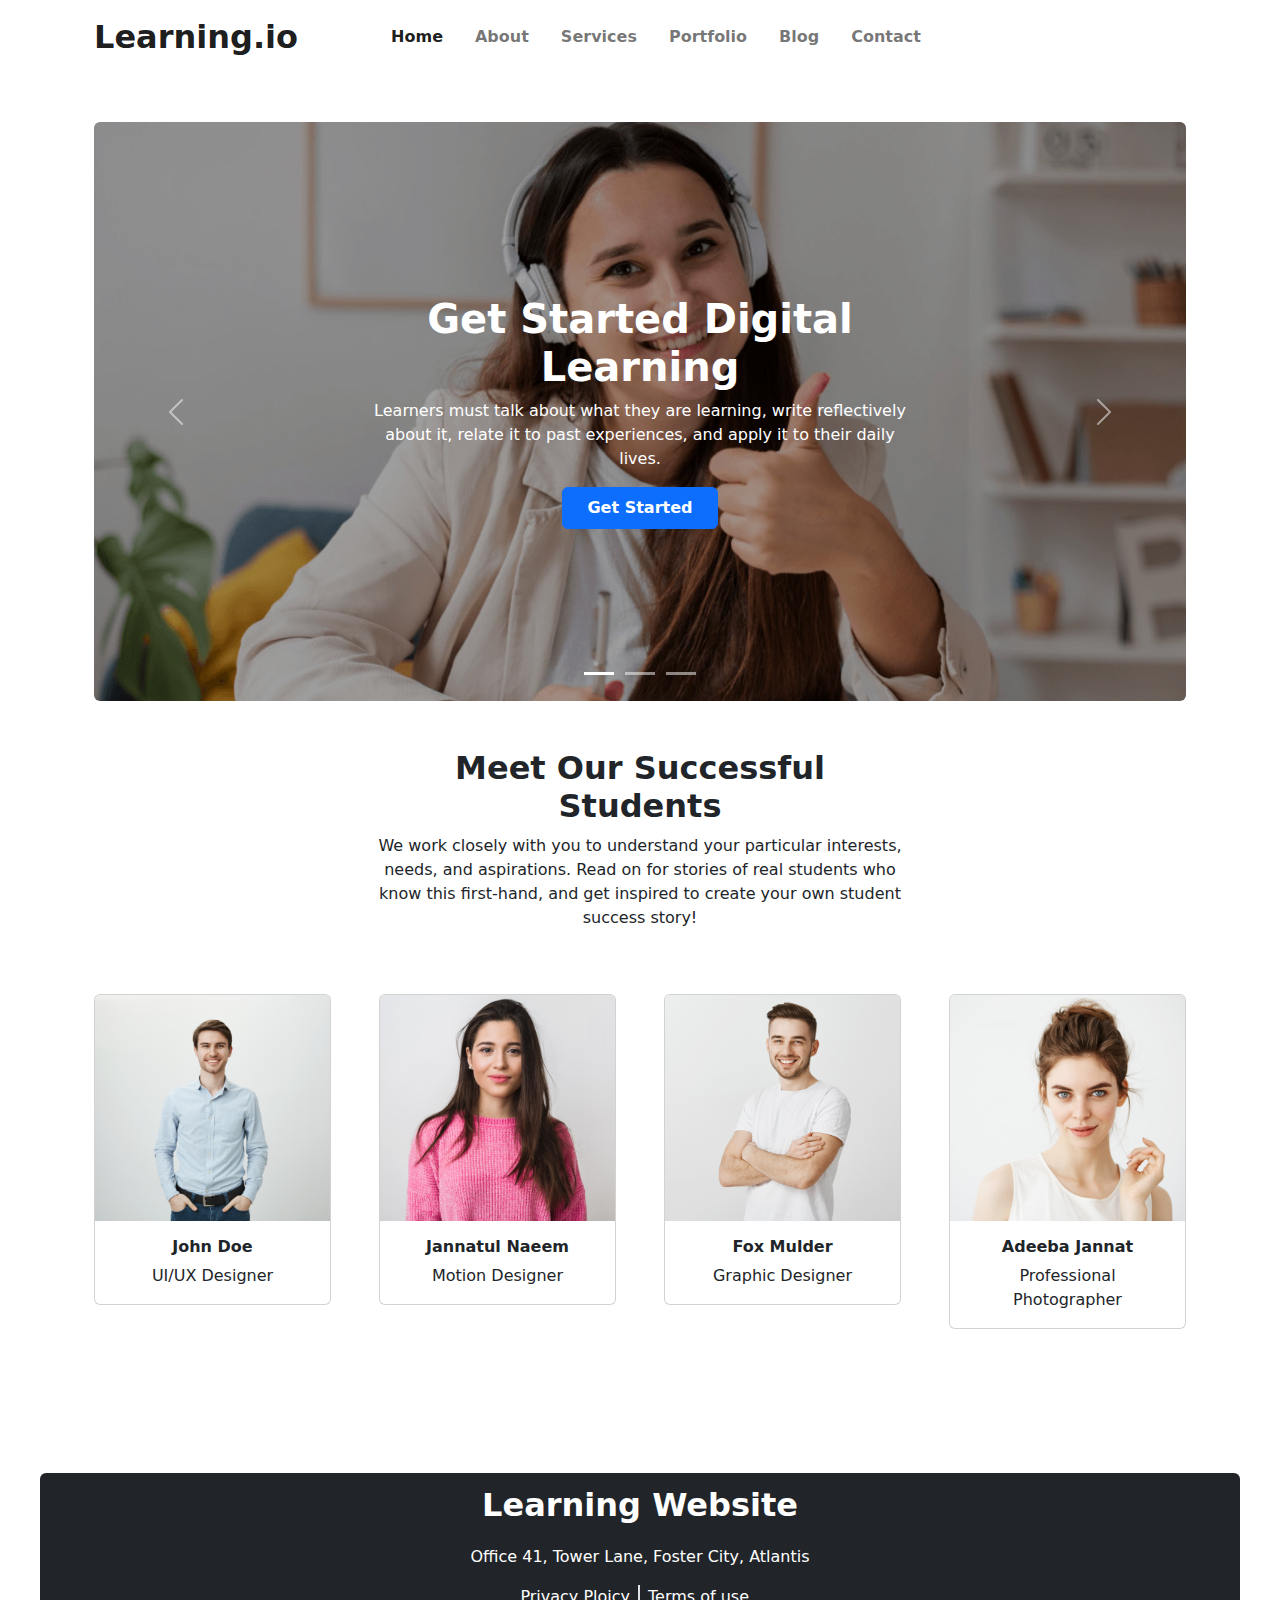
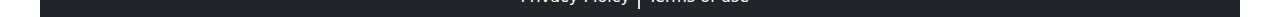
<file: index.html>
<!DOCTYPE html>
<html lang="en">

<head>
    <meta charset="UTF-8">
    <meta http-equiv="X-UA-Compatible" content="IE=edge">
    <meta name="viewport" content="width=device-width, initial-scale=1.0">
    <meta name="description" content="As part of studying web programming, this is a practice website.">
    <title>Education Website</title>
    <!-- Bootstrap CSS-->
    <link rel="stylesheet" href="css/bootstrap.min.css">
    <!-- Custom CSS -->
    <link rel="stylesheet" href="css/style.css">
</head>

<body>
    <header class="container">
        <nav class="navbar navbar-expand-lg mb-lg-5">
            <div class="container-fluid">
                <a class="navbar-brand fw-semibold fs-2 col-md-2" href="#">Learning.io</a>
                <button class="navbar-toggler" type="button" data-bs-toggle="collapse" data-bs-target="#navbarSupportedContent" aria-controls="navbarSupportedContent"
                    aria-expanded="false" aria-label="Toggle navigation">
                    <span class="navbar-toggler-icon"></span>
                </button>
                <div class="collapse navbar-collapse col-md-8" id="navbarSupportedContent">
                    <ul class="navbar-nav mb-lg-0 mx-auto fw-semibold fs-7">
                        <li class="nav-item px-2">
                            <a class="nav-link active" aria-current="page" href="index.html">Home</a>
                        </li>
                        <li class="nav-item px-2">
                            <a class="nav-link" href="about.html">About</a>
                        </li>
                        <li class="nav-item px-2">
                            <a class="nav-link" href="services.html">Services</a>
                        </li>
                        <li class="nav-item px-2">
                            <a class="nav-link" href="portfolio.html">Portfolio</a>
                        </li>
                        <li class="nav-item px-2">
                            <a class="nav-link" href="blog.html">Blog</a>
                        </li>
                        <li class="nav-item px-2">
                            <a class="nav-link" href="contact.html">Contact</a>
                        </li>
                    </ul>
                </div>
                <div class="col-md-2">

                </div>
            </div>
        </nav>
        <section class="container text-center">
            <div class="row justify-content-center">
                <div class="col-12">
                    <div id="coverSlider" class="carousel slide" data-bs-ride="carousel">

                        <!-- Indicators -->
                        <div class="carousel-indicators d-none d-lg-block text-center">
                            <button type="button" data-bs-target="#carouselExampleIndicators" data-bs-slide-to="0" class="active" aria-current="true" aria-label="Slide 1"></button>
                            <button type="button" data-bs-target="#carouselExampleIndicators" data-bs-slide-to="1" aria-label="Slide 2"></button>
                            <button type="button" data-bs-target="#carouselExampleIndicators" data-bs-slide-to="2" aria-label="Slide 3"></button>
                        </div> <!-- /indicator -->

                        <div class="carousel-inner rounded carousel-fade">
                            <div class="carousel-item text-white active">
                                <img src="images/slider/slide-1.jpg" class="img-fluid" alt="Cover image #1">
                                <!-- carousel text- overlay -->
                                <div class="carousel-caption overflow-hidden carousel-caption-fix">
                                    <h5 class="fs-1 fw-semibold">Get Started Digital Learning</h5>
                                    <p class="fw-normal">Learners must talk about what they are learning, write reflectively about it, relate it to past experiences, and apply it
                                        to their daily lives.</p>
                                    <div>
                                        <button type="button" class="btn btn-primary py-2 px-4 fs-6 fw-semibold">Get
                                            Started</button>
                                    </div>
                                </div> <!-- /text-overlay -->
                            </div>

                            <div class="carousel-item text-white">
                                <img src="images/slider/slide-2.jpg" class="img-fluid" alt="Cover image #2">
                                <!-- carousel text- overlay -->
                                <div class="carousel-caption overflow-hidden carousel-caption-fix">
                                    <h5 class="fs-1 fw-semibold">Get Started Digital Learning</h5>
                                    <p class="fw-normal">When it comes to eLearning, content means everything. If eLearning content is not masterfully designed...</p>
                                    <div>
                                        <button type="button" class="btn btn-primary py-2 px-4 fs-6 fw-semibold">Get
                                            Started</button>
                                    </div>
                                </div> <!-- /text-overlay -->
                            </div>

                            <div class="carousel-item text-white">
                                <img src="images/slider/slide-3.jpg" class="img-fluid" alt="Cover image #3">
                                <!-- carousel text- overlay -->
                                <div class="carousel-caption overflow-hidden carousel-caption-fix">
                                    <h5 class="fs-1 fw-semibold">Get Started Digital Learning</h5>
                                    <p class="fw-normal">Successful and unsuccessful people do not vary greatly in their abilities. They vary in their desires to reach their
                                        potential.</p>
                                    <div>
                                        <button type="button" class="btn btn-primary py-2 px-4 fs-6 fw-semibold">Get
                                            Started</button>
                                    </div>
                                </div> <!-- /text-overlay -->
                            </div>
                        </div>
                        <button class="carousel-control-prev" type="button" data-bs-target="#coverSlider" data-bs-slide="prev">
                            <span class="carousel-control-prev-icon" aria-hidden="true"></span>
                            <span class="visually-hidden">Previous</span>
                        </button>
                        <button class="carousel-control-next" type="button" data-bs-target="#coverSlider" data-bs-slide="next">
                            <span class="carousel-control-next-icon" aria-hidden="true"></span>
                            <span class="visually-hidden">Next</span>
                        </button>
                    </div>
                </div>
            </div>

        </section> <!-- /container -->

    </header>
    <main class="container">
        <!-- meet the students -->
        <section class="container text-center py-5">
            <div class="row justify-content-start">
                <div class="col-lg-6 col-md-12 col-sm-12 mx-auto">
                    <h5 class="fs-2 fw-semibold">Meet Our Successful Students</h5>
                    <p class="fs-6">We work closely with you to
                        understand your particular interests, needs, and
                        aspirations. Read on for stories of real students who know this first-hand, and get inspired
                        to create your own student
                        success story!</p>
                </div>
            </div>
        </section> <!-- /meet the students -->


        <!-- students card -->
        <section class="container px-0 pb-5 text-center">
            <div class="row gy-4">
                <div class="col-sm-12 col-md-6 col-lg-3 px-lg-4">
                    <div class="card">
                        <img class="card-img-top" src="images/student/student-1.png" alt="Card image cap">
                        <div class="card-body">
                            <h5 class="card-title fs-6 fw-semibold">John Doe</h5>
                            <p class="card-text fs-6">UI/UX Designer</p>
                        </div>
                    </div>
                </div>
                <div class="ccol-sm-12 col-md-6 col-lg-3 px-lg-4">
                    <div class="card">
                        <img class="card-img-top" src="images/student/student-2.png" alt="Card image cap">
                        <div class="card-body">
                            <h5 class="card-title fs-6 fw-semibold">Jannatul Naeem</h5>
                            <p class="card-text fs-6">Motion Designer</p>
                        </div>
                    </div>
                </div>
                <div class="ccol-sm-12 col-md-6 col-lg-3 px-lg-4">
                    <div class="card">
                        <img class="card-img-top" src="images/student/student-3.png" alt="Card image cap">
                        <div class="card-body">
                            <h5 class="card-title fs-6 fw-semibold">Fox Mulder</h5>
                            <p class="card-text fs-6">Graphic Designer</p>
                        </div>
                    </div>
                </div>
                <div class="ccol-sm-12 col-md-6 col-lg-3 px-lg-4">
                    <div class="card">
                        <img class="card-img-top" src="images/student/student-4.png" alt="Card image cap">
                        <div class="card-body">
                            <h5 class="card-title fs-6 fw-semibold">Adeeba Jannat</h5>
                            <p class="card-text fs-6">Professional Photographer</p>
                        </div>
                    </div>
                </div>
            </div>
        </section> <!-- /students card -->
    </main>
    <div class="py-5"></div>

    <footer class="py-2 my-0 bg-dark text-white rounded-top">
        <div class="text-center">
            <p class="fs-2 fw-semibold">Learning Website</p>
        </div>
        <div class="text-center mx-auto my-0">
            <p class="fs-6 fw-normal">Office 41, Tower Lane, Foster City,
                Atlantis</p>
        </div>
        <div class="d-flex col-lg-8 col-md-12 text-center mx-auto">
            <div class="w-50 pe-2 border-end border-2 d-flex justify-content-end">Privacy Ploicy</div>
            <div class="w-50 ps-2 d-flex justify-content-start">Terms of use</div>
        </div>
    </footer>


    <script src="js/bootstrap.min.js"></script>
</body>

</html>
</file>
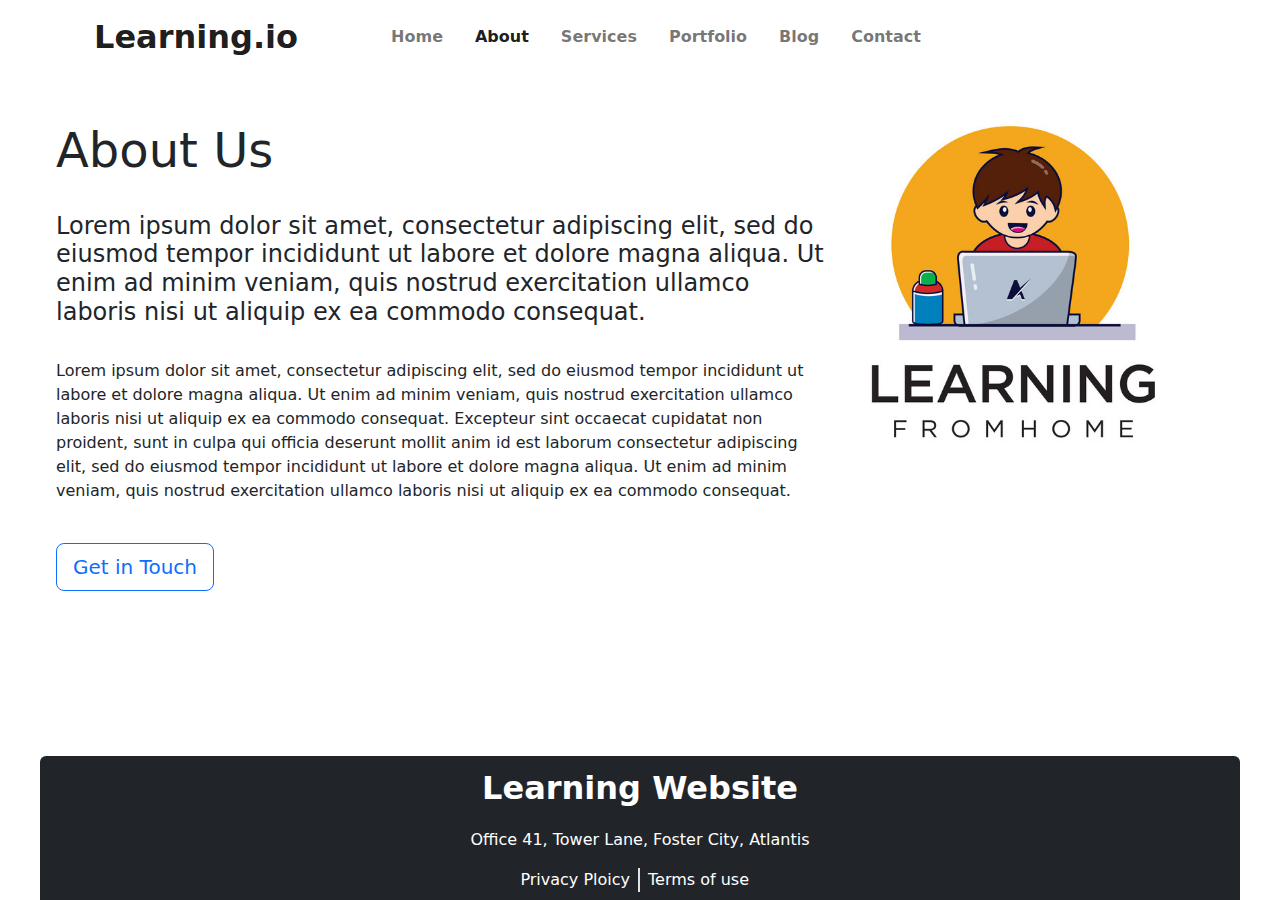
<file: about.html>
<!DOCTYPE html>
<html lang="en">

<head>
    <meta charset="UTF-8">
    <meta http-equiv="X-UA-Compatible" content="IE=edge">
    <meta name="viewport" content="width=device-width, initial-scale=1.0">
    <meta name="description" content="As part of studying web programming, this is a practice website.">
    <title>About</title>
    <!-- Bootstrap CSS-->
    <link rel="stylesheet" href="css/bootstrap.min.css">
    <!-- Custom CSS -->
    <link rel="stylesheet" href="css/style.css">
</head>

<body class="d-flex flex-column min-vh-100">
    <header class="container">
        <nav class="navbar navbar-expand-lg mb-lg-5">
            <div class="container-fluid">
                <a class="navbar-brand fw-semibold fs-2 col-md-2" href="#">Learning.io</a>
                <button class="navbar-toggler" type="button" data-bs-toggle="collapse" data-bs-target="#navbarSupportedContent" aria-controls="navbarSupportedContent"
                    aria-expanded="false" aria-label="Toggle navigation">
                    <span class="navbar-toggler-icon"></span>
                </button>
                <div class="collapse navbar-collapse col-md-8" id="navbarSupportedContent">
                    <ul class="navbar-nav mb-lg-0 mx-auto fw-semibold fs-7">
                        <li class="nav-item px-2">
                            <a class="nav-link" href="index.html">Home</a>
                        </li>
                        <li class="nav-item px-2">
                            <a class="nav-link active" href="about.html">About</a>
                        </li>
                        <li class="nav-item px-2">
                            <a class="nav-link" aria-current="page" href="services.html">Services</a>
                        </li>
                        <li class="nav-item px-2">
                            <a class="nav-link" href="portfolio.html">Portfolio</a>
                        </li>
                        <li class="nav-item px-2">
                            <a class="nav-link" href="blog.html">Blog</a>
                        </li>
                        <li class="nav-item px-2">
                            <a class="nav-link " href="contact.html">Contact</a>
                        </li>
                    </ul>
                </div>
                <div class="col-md-2">

                </div>
            </div>
        </nav>
    </header>
    <main>
        <div id="about" class="container-fluid">
            <div class="row">
                <div class="col-sm-8 px-3">
                    <h2 class="display-5">About Us</h2><br>
                    <h4>Lorem ipsum dolor sit amet, consectetur adipiscing elit, sed do eiusmod tempor incididunt ut labore et dolore magna aliqua. Ut enim ad minim veniam, quis
                        nostrud
                        exercitation ullamco laboris nisi ut aliquip ex ea commodo consequat.</h4><br>
                    <p>Lorem ipsum dolor sit amet, consectetur adipiscing elit, sed do eiusmod tempor incididunt ut labore et dolore magna aliqua. Ut enim ad minim veniam, quis
                        nostrud
                        exercitation ullamco laboris nisi ut aliquip ex ea commodo consequat. Excepteur sint occaecat cupidatat non proident, sunt in culpa qui officia deserunt
                        mollit anim
                        id est laborum consectetur adipiscing elit, sed do eiusmod tempor incididunt ut labore et dolore magna aliqua. Ut enim ad minim veniam, quis nostrud
                        exercitation
                        ullamco laboris nisi ut aliquip ex ea commodo consequat.</p>
                    <br>
                    <button class="btn btn-outline-primary btn-lg" onclick="window.location.href='contact.html';">Get in Touch</button>
                </div>
                <div class="col-sm-4">
                    <img src="images/logo/learn-online-logo.jpg" alt="" style="height: 20rem;width: 20rem;object-fit: contain;">
                </div>
            </div>
        </div>
    </main>

    <footer class="mt-auto py-2 my-0 bg-dark text-white rounded-top">
        <div class="text-center">
            <p class="fs-2 fw-semibold">Learning Website</p>
        </div>
        <div class="text-center mx-auto my-0">
            <p class="fs-6 fw-normal">Office 41, Tower Lane, Foster City,
                Atlantis</p>
        </div>
        <div class="d-flex col-lg-8 col-md-12 text-center mx-auto">
            <div class="w-50 pe-2 border-end border-2 d-flex justify-content-end">Privacy Ploicy</div>
            <div class="w-50 ps-2 d-flex justify-content-start">Terms of use</div>
        </div>
    </footer>

    <script src="js/bootstrap.min.js"></script>
</body>

</html>
</file>
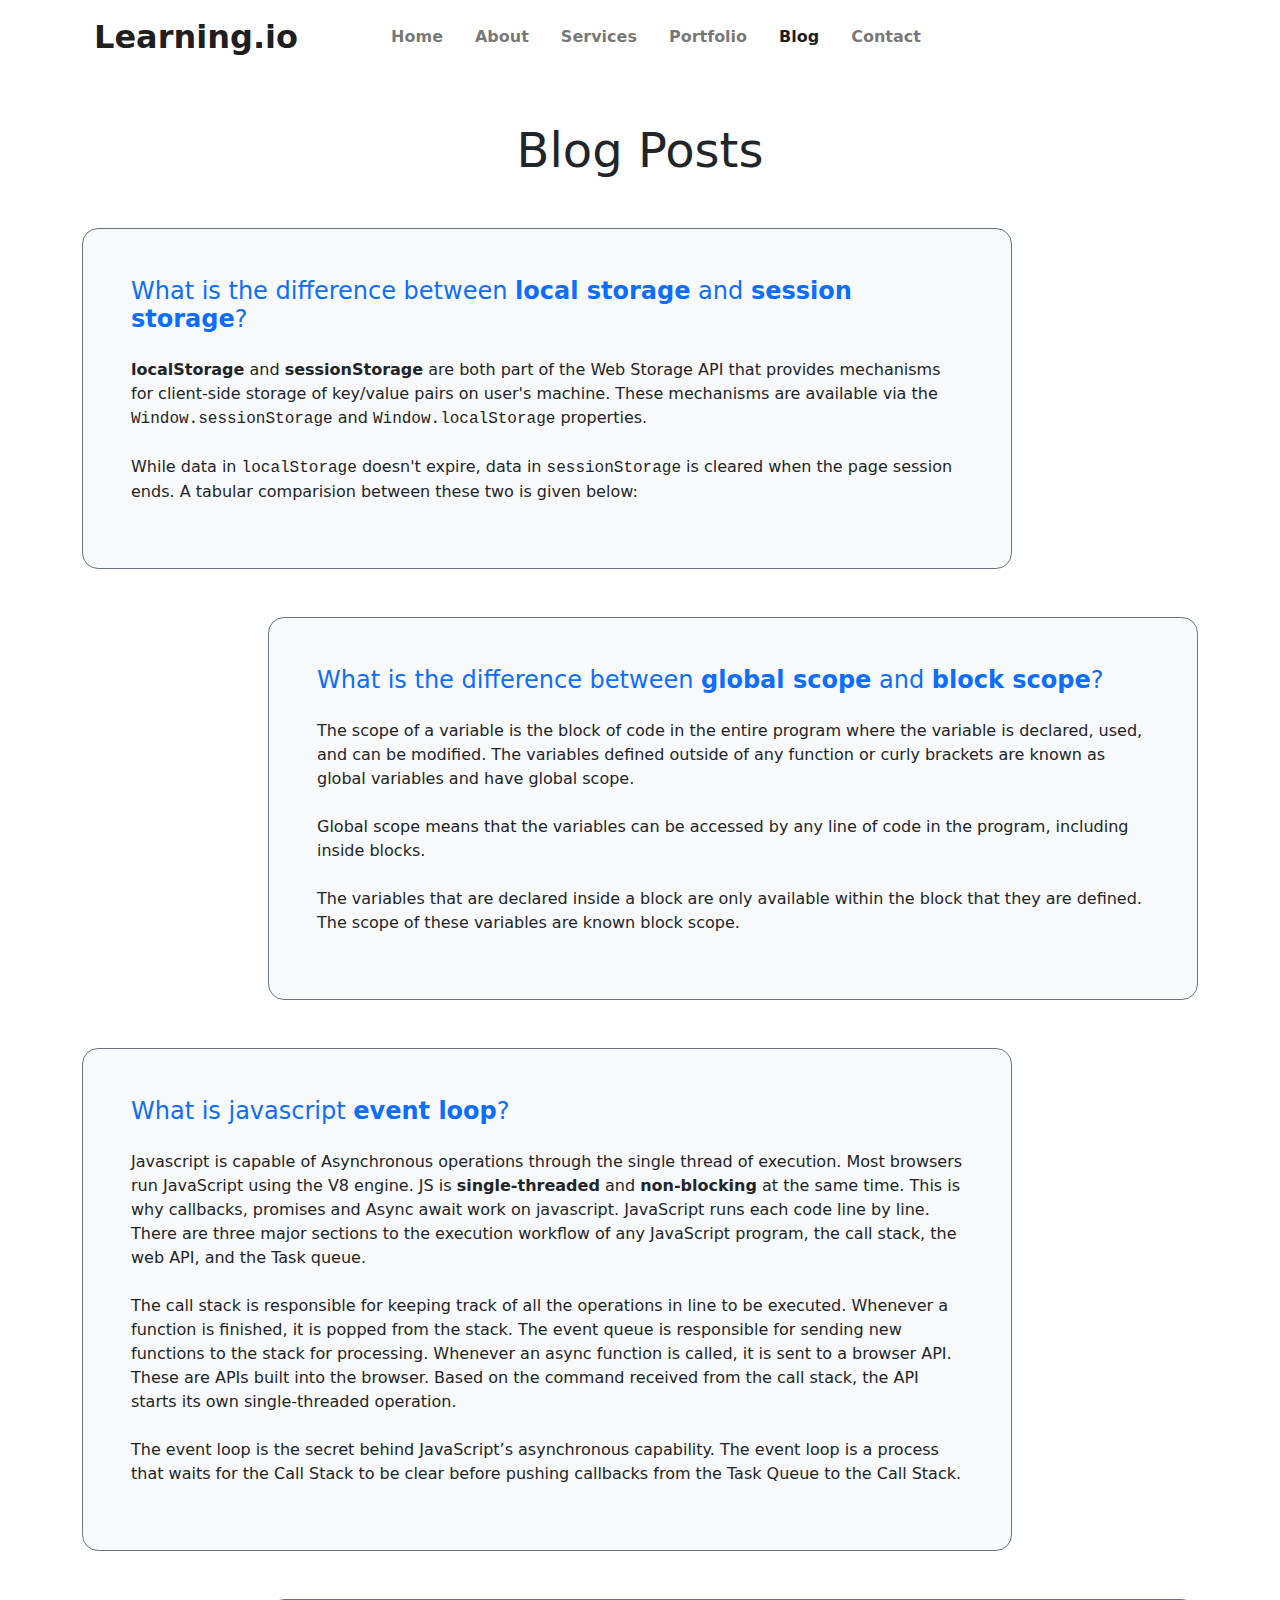
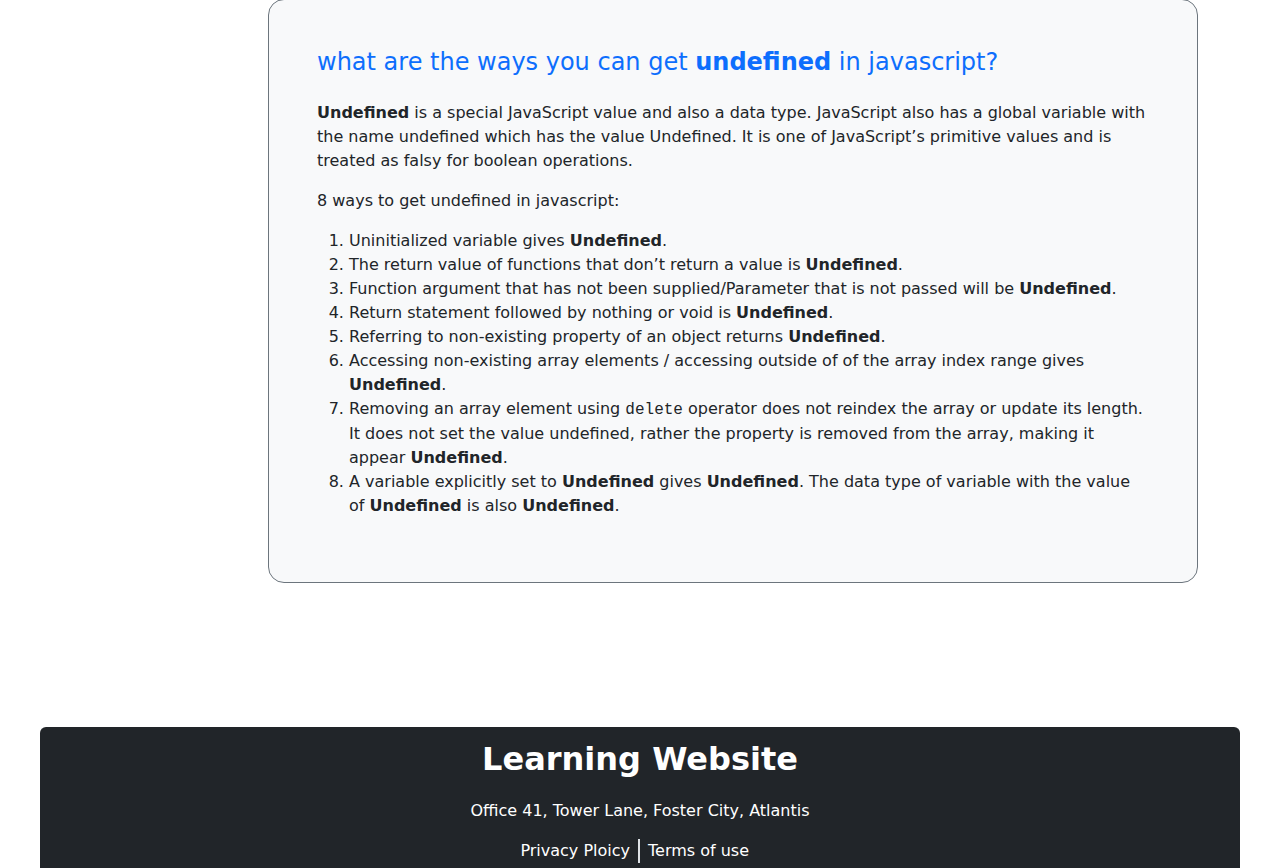
<file: blog.html>
<!DOCTYPE html>
<html lang="en">

<head>
    <meta charset="UTF-8">
    <meta http-equiv="X-UA-Compatible" content="IE=edge">
    <meta name="viewport" content="width=device-width, initial-scale=1.0">
    <meta name="description" content="As part of studying web programming, this is a practice website.">
    <title>Blog</title>
    <!-- Bootstrap CSS-->
    <link rel="stylesheet" href="css/bootstrap.min.css">
    <!-- Custom CSS -->
    <link rel="stylesheet" href="css/style.css">
</head>

<body>
    <header class="container">
        <nav class="navbar navbar-expand-lg mb-lg-5">
            <div class="container-fluid">
                <a class="navbar-brand fw-semibold fs-2 col-md-2" href="#">Learning.io</a>
                <button class="navbar-toggler" type="button" data-bs-toggle="collapse" data-bs-target="#navbarSupportedContent" aria-controls="navbarSupportedContent"
                    aria-expanded="false" aria-label="Toggle navigation">
                    <span class="navbar-toggler-icon"></span>
                </button>
                <div class="collapse navbar-collapse col-md-8" id="navbarSupportedContent">
                    <ul class="navbar-nav mb-lg-0 mx-auto fw-semibold fs-7">
                        <li class="nav-item px-2">
                            <a class="nav-link" href="index.html">Home</a>
                        </li>
                        <li class="nav-item px-2">
                            <a class="nav-link" href="about.html">About</a>
                        </li>
                        <li class="nav-item px-2">
                            <a class="nav-link" href="services.html">Services</a>
                        </li>
                        <li class="nav-item px-2">
                            <a class="nav-link" href="portfolio.html">Portfolio</a>
                        </li>
                        <li class="nav-item px-2">
                            <a class="nav-link active" aria-current="page" href="blog.html">Blog</a>
                        </li>
                        <li class="nav-item px-2">
                            <a class="nav-link" href="contact.html">Contact</a>
                        </li>
                    </ul>
                </div>
                <div class="col-md-2">

                </div>
            </div>
        </nav>
        <div class="container-fluid pb-3 text-center">
            <div class="row">
                <div class="col px-3">
                    <h2 class="display-5">Blog Posts</h2><br>
                </div>
            </div>
        </div>
    </header>

    <main class="container">
        <div>
            <div class="col-lg-10 col-md-12 bg-light p-lg-5 p-md-1 rounded-4 border border-secondary mb-5">
                <h4 class="text-primary pb-3">What is the difference between <strong>local
                        storage</strong> and <strong>session
                        storage</strong>?</h4>
                <p class="text-main"><strong>localStorage</strong> and <strong>sessionStorage</strong> are both part of
                    the Web Storage API that provides mechanisms for client-side storage of
                    key/value pairs on user's machine. These mechanisms are available via the <span class="text-monospace">Window.sessionStorage</span>
                    and <span class="text-monospace">Window.localStorage</span> properties.<br><br>While data in
                    <span class="text-monospace">localStorage</span> doesn't expire, data in
                    <span class="text-monospace">sessionStorage</span> is cleared when the page session ends. A tabular
                    comparision between these two is
                    given below:
                </p>
            </div>
        </div>
        <div>
            <div class="col-lg-10 col-md-12 bg-light p-lg-5 p-md-1 rounded-4 border border-secondary mb-5 ms-auto">
                <h4 class="text-primary pb-3">What is the difference between <strong>global scope</strong> and <strong>block
                        scope</strong>?</h4>
                <p>The scope of a variable is the block of code in the entire program where the
                    variable is declared, used, and can be modified. The variables defined outside of any function or
                    curly brackets are known as global variables and have global scope.<br><br> Global scope means that
                    the
                    variables can be accessed by any line of code in the program, including inside blocks. <br><br>
                    The variables that are declared inside a block are only available within the block that they are
                    defined. The scope of these variables are known block scope.</p>
            </div>
        </div>
        <div>
            <div class="col-lg-10 col-md-12 bg-light p-lg-5 p-md-1 rounded-4 border border-secondary mb-5">
                <h4 class="text-primary pb-3">What is javascript <strong>event loop</strong>?</h4>
                <p class="text-main">Javascript is capable of Asynchronous operations through the single thread of
                    execution. Most browsers run JavaScript using the V8 engine. JS is <strong>single-threaded</strong>
                    and <strong>non-blocking</strong> at the same time. This is why callbacks, promises and Async await
                    work on javascript. JavaScript runs each code line by line. There are three major sections to the
                    execution workflow of any JavaScript program, the call stack, the web API, and the Task
                    queue.<br><br>The call stack is responsible for keeping track of all the operations in line to be
                    executed. Whenever a function is finished, it is popped from the stack. The event queue is
                    responsible for sending new functions to the stack for processing. Whenever an async function is
                    called, it is sent to a browser API. These are APIs built into the browser. Based on the command
                    received from the call stack, the API starts its own single-threaded operation.<br><br>The event
                    loop is the secret behind JavaScript’s asynchronous capability. The event loop is a process that
                    waits for the Call Stack to be clear before pushing callbacks from the Task Queue to the Call Stack.
                </p>
            </div>
        </div>
        <div>
            <div class="col-lg-10 col-md-12 bg-light p-lg-5 p-md-1 rounded-4 border border-secondary mb-5 ms-auto">
                <h4 class="text-primary pb-3">what are the ways you can get <strong>undefined</strong> in javascript?</h4>
                <p class="text-main"><strong>Undefined</strong> is a special JavaScript value and also a data type.
                    JavaScript also has a global variable with the name undefined which has the value Undefined. It is
                    one of JavaScript’s primitive values and is treated as falsy for boolean operations.
                </p>
                <p class="text-main">8 ways to get undefined in javascript:</p>
                <ol class="text-main">
                    <li>Uninitialized variable gives <strong>Undefined</strong>.</li>
                    <li>The return value of functions that don’t return a value is <strong>Undefined</strong>.</li>
                    <li>Function argument that has not been supplied/Parameter that is not passed will be
                        <strong>Undefined</strong>.
                    </li>
                    <li>Return statement followed by nothing or void is <strong>Undefined</strong>.</li>
                    <li>Referring to non-existing property of an object returns <strong>Undefined</strong>.</li>
                    <li>Accessing non-existing array elements / accessing outside of of the array index range gives
                        <strong>Undefined</strong>.
                    </li>
                    <li>Removing an array element using <span class="text-monospace">delete</span> operator does not
                        reindex the array or update its length. It does not set the value undefined, rather the property
                        is removed from the array, making it appear <strong>Undefined</strong>.</li>

                    <li>A variable explicitly set to <strong>Undefined</strong> gives
                        <strong>Undefined</strong>. The data type of variable with the value of
                        <strong>Undefined</strong> is also
                        <strong>Undefined</strong>.
                    </li>
                </ol>


            </div>
        </div>
    </main>

    <div class="py-5"></div>

    <footer class="py-2 my-0 bg-dark text-white rounded-top">
        <div class="text-center">
            <p class="fs-2 fw-semibold">Learning Website</p>
        </div>
        <div class="text-center mx-auto my-0">
            <p class="fs-6 fw-normal">Office 41, Tower Lane, Foster City,
                Atlantis</p>
        </div>
        <div class="d-flex col-lg-8 col-md-12 text-center mx-auto">
            <div class="w-50 pe-2 border-end border-2 d-flex justify-content-end">Privacy Ploicy</div>
            <div class="w-50 ps-2 d-flex justify-content-start">Terms of use</div>
        </div>
    </footer>

</body>

</html>
</file>
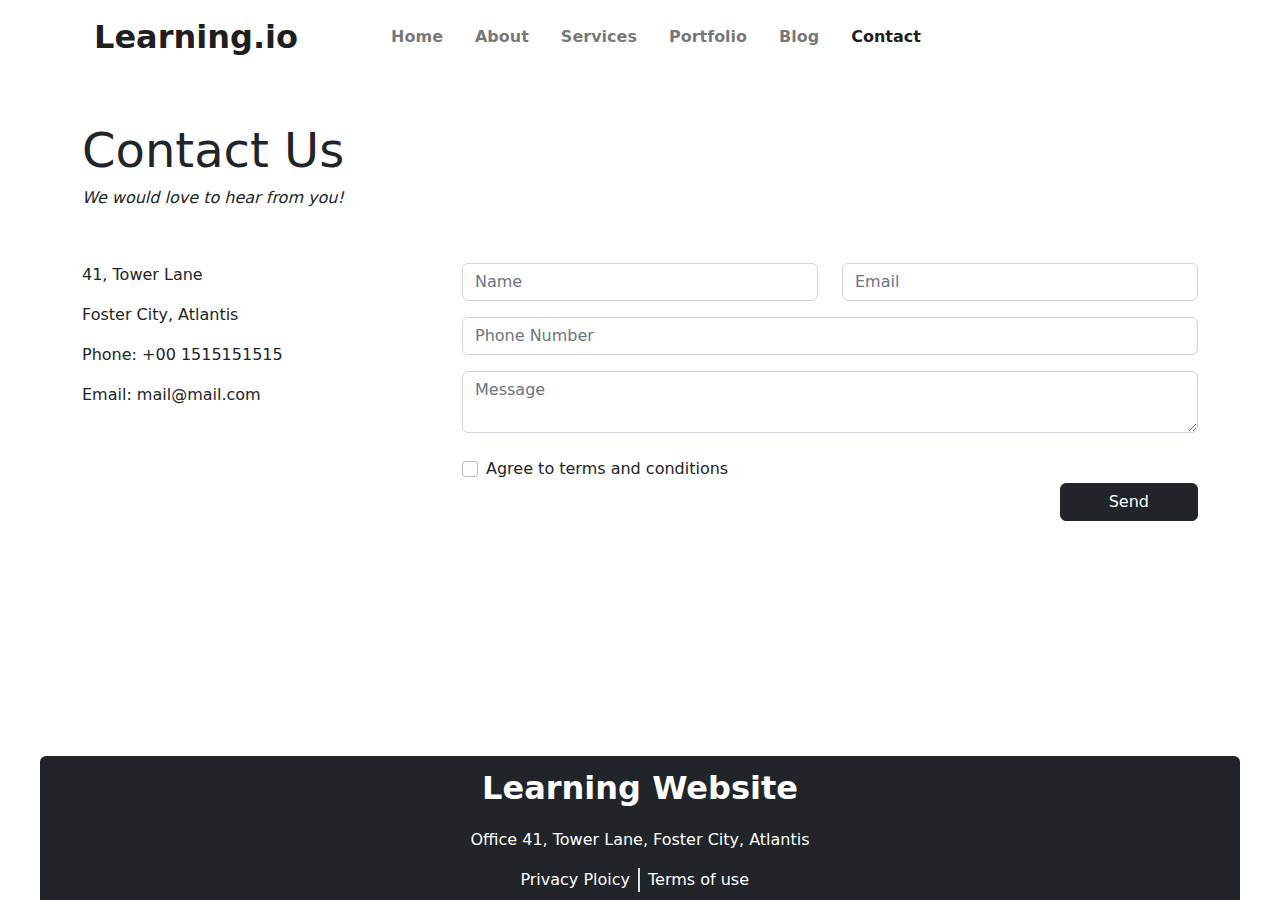
<file: contact.html>
<!DOCTYPE html>
<html lang="en">

<head>
    <meta charset="UTF-8">
    <meta http-equiv="X-UA-Compatible" content="IE=edge">
    <meta name="viewport" content="width=device-width, initial-scale=1.0">
    <meta name="description" content="As part of studying web programming, this is a practice website.">
    <title>Contact Us</title>
    <!-- Bootstrap CSS-->
    <link rel="stylesheet" href="css/bootstrap.min.css">
    <!-- Custom CSS -->
    <link rel="stylesheet" href="css/style.css">
</head>

<body class="d-flex flex-column min-vh-100">
    <header class="container">
        <nav class="navbar navbar-expand-lg mb-lg-5">
            <div class="container-fluid">
                <a class="navbar-brand fw-semibold fs-2 col-md-2" href="#">Learning.io</a>
                <button class="navbar-toggler" type="button" data-bs-toggle="collapse" data-bs-target="#navbarSupportedContent" aria-controls="navbarSupportedContent"
                    aria-expanded="false" aria-label="Toggle navigation">
                    <span class="navbar-toggler-icon"></span>
                </button>
                <div class="collapse navbar-collapse col-md-8" id="navbarSupportedContent">
                    <ul class="navbar-nav mb-lg-0 mx-auto fw-semibold fs-7">
                        <li class="nav-item px-2">
                            <a class="nav-link" href="index.html">Home</a>
                        </li>
                        <li class="nav-item px-2">
                            <a class="nav-link" href="about.html">About</a>
                        </li>
                        <li class="nav-item px-2">
                            <a class="nav-link" aria-current="page" href="services.html">Services</a>
                        </li>
                        <li class="nav-item px-2">
                            <a class="nav-link" href="portfolio.html">Portfolio</a>
                        </li>
                        <li class="nav-item px-2">
                            <a class="nav-link" href="blog.html">Blog</a>
                        </li>
                        <li class="nav-item px-2">
                            <a class="nav-link active" href="contact.html">Contact</a>
                        </li>
                    </ul>
                </div>
                <div class="col-md-2">

                </div>
            </div>
        </nav>
    </header>
    <main class="pb-5">
        <div class="container">

            <div class="col-sm-12 col-md-12 col-md-12 pb-5">
                <h2 class="display-5">Contact Us</h2>
                <h6><em>We would love to hear from you!</em></h6>
            </div>
        </div>

        <div id="contact" class="container">
            <div class="row">
                <div class="col-md-4">
                    <p>41, Tower Lane</p>
                    <p><span class="glyphicon glyphicon-map-marker"></span>Foster City, Atlantis</p>
                    <p><span class="glyphicon glyphicon-phone"></span>Phone: +00 1515151515</p>
                    <p><span class="glyphicon glyphicon-envelope"></span>Email: mail@mail.com</p>
                </div>
                <div class="col-md-8">
                    <form action="" id="feedbackForm" class="needs-validation">
                        <div class="row pb-3">
                            <div class="col-sm-6 form-group">
                                <input class="form-control" id="validationName" name="name" placeholder="Name" type="text" required>
                            </div>
                            <div class="invalid-feedback">
                                Please enter your name.
                            </div>
                            <div class="col-sm-6 form-group">
                                <input class="form-control" id="validationEmail" placeholder="Email" type="email" required>
                            </div>
                            <div class="invalid-feedback">
                                Please enter a valid email address.
                            </div>
                        </div>
                        <div class="row pb-3">
                            <div class="col-12 form-group">
                                <input class="form-control" id="validationName" name="phone" placeholder="Phone Number" type="text" required>
                            </div>
                            <div class="invalid-feedback">
                                Please enter phone no.
                            </div>
                        </div>
                        <textarea class="form-control" id="validationTextarea" placeholder="Message" required></textarea>
                        <div class="invalid-feedback">
                            Please enter a message in the textarea.
                        </div>
                        <br>
                        <div class="col-12">
                            <div class="form-check">
                                <input class="form-check-input" type="checkbox" value="" id="invalidCheck" required>
                                <label class="form-check-label" for="invalidCheck">
                                    Agree to terms and conditions
                                </label>
                                <div class="invalid-feedback">
                                    You must agree before submitting.
                                </div>
                            </div>
                        </div>
                        <div class="row gap-1">
                            <div class="col-md-12 form-group d-flex">
                                <button class="btn btn-dark px-5 ms-auto" type="submit" role="button" onclick="validate('feedbackForm')">Send</button>
                            </div>
                        </div>
                    </form>
                </div>
            </div>
            <br>
        </div>

    </main>
    <footer class="mt-auto py-2 my-0 bg-dark text-white rounded-top">
        <div class="text-center">
            <p class="fs-2 fw-semibold">Learning Website</p>
        </div>
        <div class="text-center mx-auto my-0">
            <p class="fs-6 fw-normal">Office 41, Tower Lane, Foster City,
                Atlantis</p>
        </div>
        <div class="d-flex col-lg-8 col-md-12 text-center mx-auto">
            <div class="w-50 pe-2 border-end border-2 d-flex justify-content-end">Privacy Ploicy</div>
            <div class="w-50 ps-2 d-flex justify-content-start">Terms of use</div>
        </div>
    </footer>

    <script src="js/bootstrap.min.js"></script>
    <script>
        function validate(id) {
            document.getElementById(id).classList.add('was-validated');
        }
    </script>
</body>

</html>
</file>
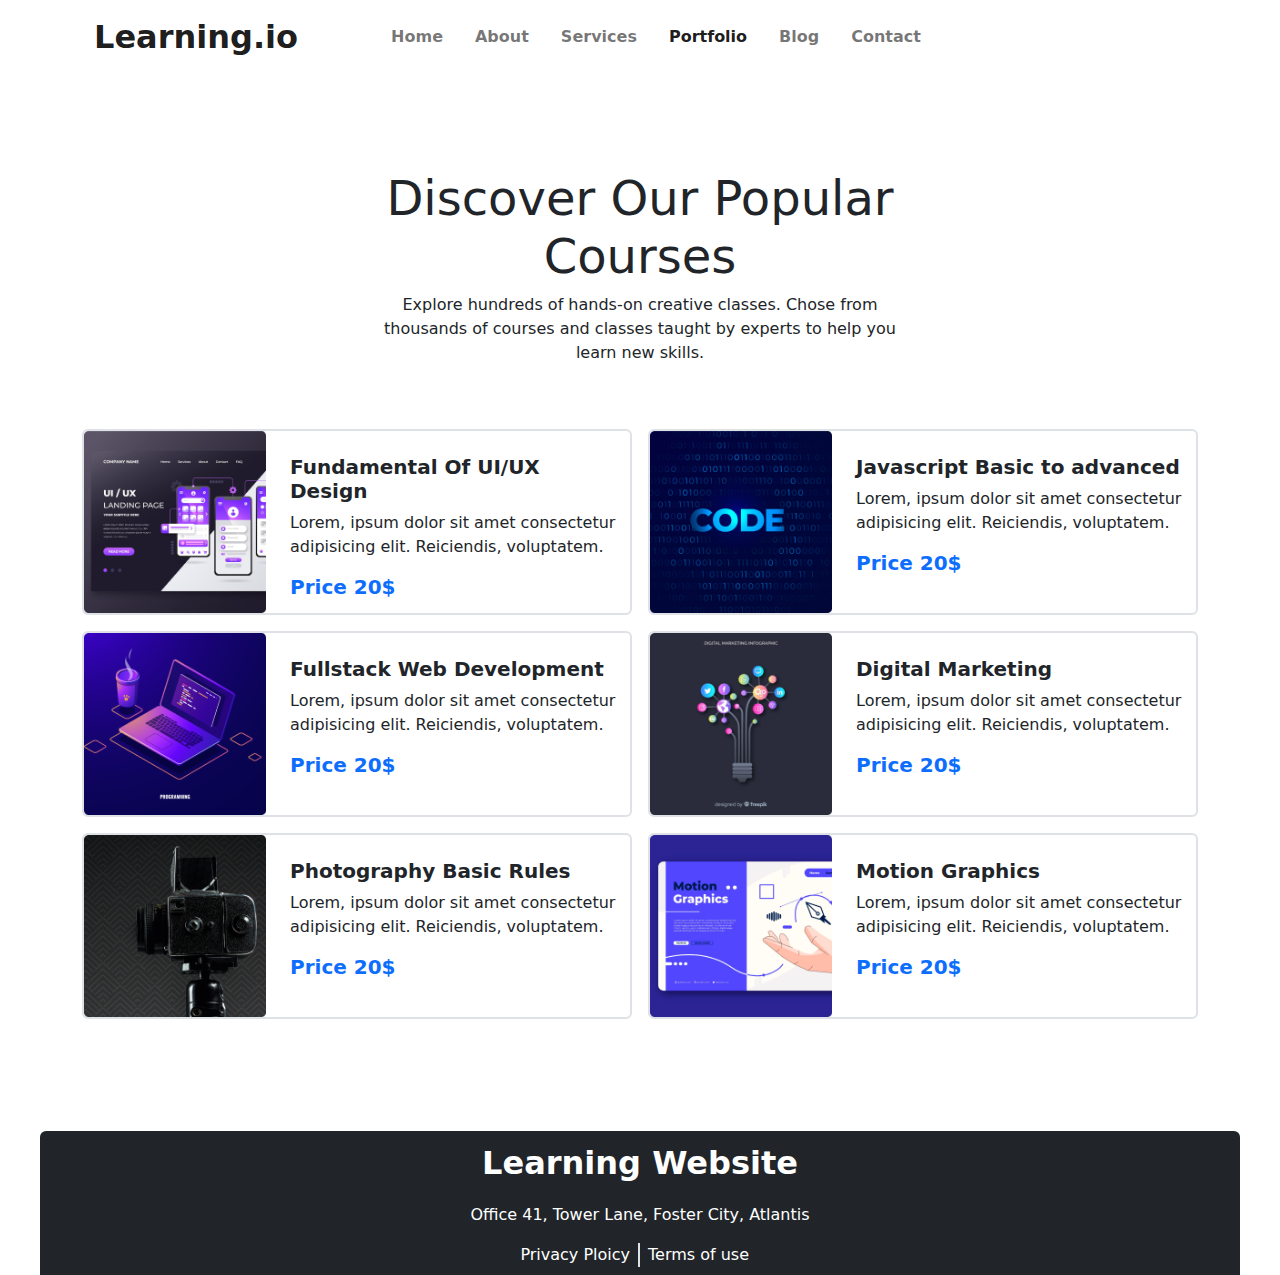
<file: portfolio.html>
<!DOCTYPE html>
<html lang="en">

<head>
    <meta charset="UTF-8">
    <meta http-equiv="X-UA-Compatible" content="IE=edge">
    <meta name="viewport" content="width=device-width, initial-scale=1.0">
    <meta name="description" content="As part of studying web programming, this is a practice website.">
    <title>Portfolio</title>
    <!-- Bootstrap CSS-->
    <link rel="stylesheet" href="css/bootstrap.min.css">
    <!-- Custom CSS -->
    <link rel="stylesheet" href="css/style.css">
</head>

<body>
    <header class="container">
        <nav class="navbar navbar-expand-lg mb-lg-5">
            <div class="container-fluid">
                <a class="navbar-brand fw-semibold fs-2 col-md-2" href="#">Learning.io</a>
                <button class="navbar-toggler" type="button" data-bs-toggle="collapse" data-bs-target="#navbarSupportedContent" aria-controls="navbarSupportedContent"
                    aria-expanded="false" aria-label="Toggle navigation">
                    <span class="navbar-toggler-icon"></span>
                </button>
                <div class="collapse navbar-collapse col-md-8" id="navbarSupportedContent">
                    <ul class="navbar-nav mb-lg-0 mx-auto fw-semibold fs-7">
                        <li class="nav-item px-2">
                            <a class="nav-link" href="index.html">Home</a>
                        </li>
                        <li class="nav-item px-2">
                            <a class="nav-link" href="about.html">About</a>
                        </li>
                        <li class="nav-item px-2">
                            <a class="nav-link" href="services.html">Services</a>
                        </li>
                        <li class="nav-item px-2">
                            <a class="nav-link active" aria-current="page" href="portfolio.html">Portfolio</a>
                        </li>
                        <li class="nav-item px-2">
                            <a class="nav-link" href="blog.html">Blog</a>
                        </li>
                        <li class="nav-item px-2">
                            <a class="nav-link" href="contact.html">Contact</a>
                        </li>
                    </ul>
                </div>
                <div class="col-md-2">

                </div>
            </div>
        </nav>
    </header>

    <main>

        <!-- dicover section -->
        <section class="container text-center py-5">
            <div class="row justify-content-center">
                <div class="col-lg-6 col-md-12 col-sm-12">
                    <h2 class="display-5">Discover Our Popular Courses</h5>
                        <p class="fs-6 text-center">Explore hundreds of hands-on creative classes. Chose from thousands
                            of courses and classes taught by
                            experts to help you learn new skills.</p>
                </div>
        </section> <!-- /discover section -->


        <!-- course cards -->
        <section class="container text-center">
            <!-- row-1 -->
            <div class="row g-3 align-content-center mb-3">
                <div class="col-sm-12 col-md-12 col-lg-6">
                    <div class="border border-2 rounded-2">
                        <div class="container text-lg-start text-md-center">
                            <div class="row ">
                                <div class="col-sm-12 col-md-4 col-lg-4 px-0 mx-0"><img class="img-fluid w-100" src="images/course/course-1.png" alt=""></div>
                                <div class="col-sm-12 col-md-8 col-lg-8 ps-lg-4 ps-md-1 pt-4">
                                    <h5 class="fw-semibold">Fundamental Of UI/UX Design</h5>
                                    <p>Lorem, ipsum dolor sit amet consectetur adipisicing elit. Reiciendis, voluptatem.
                                    </p>
                                    <h5 class="fw-semibold text-primary">Price 20$</h5>
                                </div>
                            </div>
                        </div>
                    </div>
                </div>
                <div class="col-sm-12 col-md-12 col-lg-6">
                    <div class="border border-2 rounded-2">
                        <div class="container text-lg-start text-md-center">
                            <div class="row">
                                <div class="col-sm-12 col-md-4 col-lg-4 px-0 mx-0"><img class="img-fluid w-100" src="images/course/course-2.png" alt=""></div>
                                <div class="col-sm-12 col-md-8 col-lg-8 ps-lg-4 ps-md-1 pt-4">
                                    <h5 class="fw-semibold">Javascript Basic to advanced</h5>
                                    <p>Lorem, ipsum dolor sit amet consectetur adipisicing elit. Reiciendis, voluptatem.
                                    </p>
                                    <h5 class="fw-semibold text-primary">Price 20$</h5>
                                </div>
                            </div>
                        </div>
                    </div>
                </div>
            </div> <!-- row-1 -->

            <!-- row-2 -->
            <div class="row g-3 align-content-center mb-3">
                <div class="col-sm-12 col-md-12 col-lg-6">
                    <div class="border border-2 rounded-2">
                        <div class="container text-lg-start text-md-center">
                            <div class="row">
                                <div class="col-sm-12 col-md-4 col-lg-4 px-0 mx-0"><img class="img-fluid w-100" src="images/course/course-3.png" alt=""></div>
                                <div class="col-sm-12 col-md-8 col-lg-8 ps-lg-4 ps-md-1 pt-4">
                                    <h5 class="fw-semibold">Fullstack Web Development</h5>
                                    <p>Lorem, ipsum dolor sit amet consectetur adipisicing elit. Reiciendis, voluptatem.
                                    </p>
                                    <h5 class="fw-semibold text-primary">Price 20$</h5>
                                </div>
                            </div>
                        </div>
                    </div>
                </div>
                <div class="col-sm-12 col-md-12 col-lg-6">
                    <div class="border border-2 rounded-2">
                        <div class="container text-lg-start text-md-center">
                            <div class="row">
                                <div class="col-sm-12 col-md-4 col-lg-4 px-0 mx-0"><img class="img-fluid w-100" src="images/course/course-4.png" alt=""></div>
                                <div class="col-sm-12 col-md-8 col-lg-8 ps-lg-4 ps-md-1 pt-4">
                                    <h5 class="fw-semibold">Digital Marketing</h5>
                                    <p>Lorem, ipsum dolor sit amet consectetur adipisicing elit. Reiciendis, voluptatem.
                                    </p>
                                    <h5 class="fw-semibold text-primary">Price 20$</h5>
                                </div>
                            </div>
                        </div>
                    </div>
                </div>
            </div> <!-- row-2 -->

            <!-- row-3 -->
            <div class="row g-3 align-content-center mb-3">
                <div class="col-sm-12 col-md-12 col-lg-6">
                    <div class="border border-2 rounded-2">
                        <div class="container text-lg-start text-md-center">
                            <div class="row">
                                <div class="col-sm-12 col-md-4 col-lg-4 px-0 mx-0"><img class="img-fluid w-100" src="images/course/course-5.png" alt=""></div>
                                <div class="col-sm-12 col-md-8 col-lg-8 ps-lg-4 ps-md-1  pt-4">
                                    <h5 class="fw-semibold">Photography Basic Rules</h5>
                                    <p>Lorem, ipsum dolor sit amet consectetur adipisicing elit. Reiciendis, voluptatem.
                                    </p>
                                    <h5 class="fw-semibold text-primary">Price 20$</h5>
                                </div>
                            </div>
                        </div>
                    </div>
                </div>
                <div class="col-sm-12 col-md-12 col-lg-6">
                    <div class="border border-2 rounded-2">
                        <div class="container text-lg-start text-md-center">
                            <div class="row">
                                <div class="col-sm-12 col-md-4 col-lg-4 px-0 mx-0"><img class="img-fluid w-100" src="images/course/course-6.png" alt=""></div>
                                <div class="col-sm-12 col-md-8 col-lg-8 ps-lg-4 ps-md-1 pt-4">
                                    <h5 class="fw-semibold">Motion Graphics</h5>
                                    <p>Lorem, ipsum dolor sit amet consectetur adipisicing elit. Reiciendis, voluptatem.
                                    </p>
                                    <h5 class="fw-semibold text-primary">Price 20$</h5>
                                </div>
                            </div>
                        </div>
                    </div>
                </div>
            </div> <!-- row-3 -->
        </section> <!-- /course cards -->
    </main>
    <div class="py-5"></div>

    <footer class="py-2 my-0 bg-dark text-white rounded-top">
        <div class="text-center">
            <p class="fs-2 fw-semibold">Learning Website</p>
        </div>
        <div class="text-center mx-auto my-0">
            <p class="fs-6 fw-normal">Office 41, Tower Lane, Foster City,
                Atlantis</p>
        </div>
        <div class="d-flex col-lg-8 col-md-12 text-center mx-auto">
            <div class="w-50 pe-2 border-end border-2 d-flex justify-content-end">Privacy Ploicy</div>
            <div class="w-50 ps-2 d-flex justify-content-start">Terms of use</div>
        </div>
    </footer>

    <script src="js/bootstrap.min.js"></script>
</body>

</html>
</file>
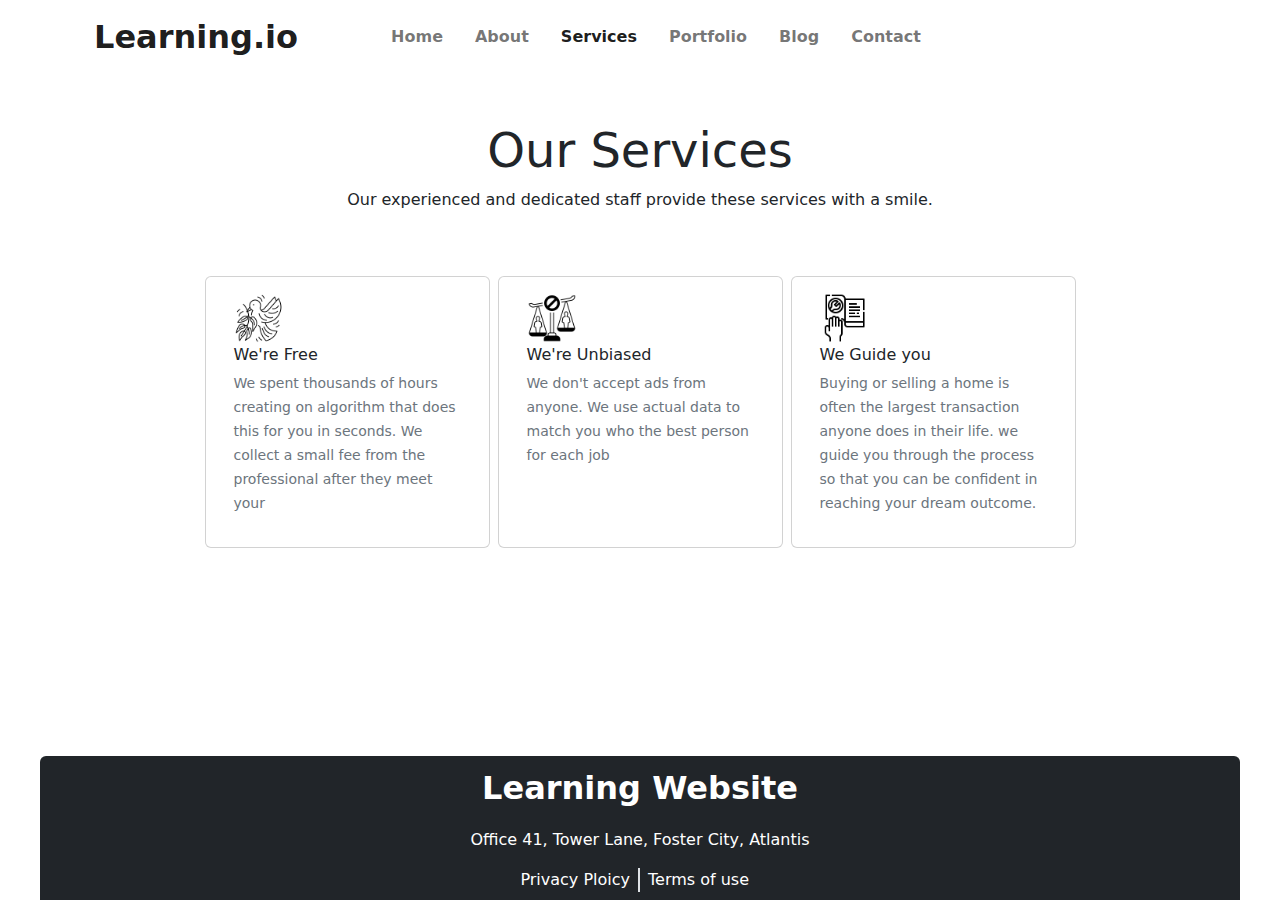
<file: services.html>
<!DOCTYPE html>
<html lang="en">

<head>
    <meta charset="UTF-8">
    <meta http-equiv="X-UA-Compatible" content="IE=edge">
    <meta name="viewport" content="width=device-width, initial-scale=1.0">
    <meta name="description" content="As part of studying web programming, this is a practice website.">
    <title>Services</title>
    <!-- Bootstrap CSS-->
    <link rel="stylesheet" href="css/bootstrap.min.css">
    <!-- Custom CSS -->
    <link rel="stylesheet" href="css/style.css">
</head>

<body class="d-flex flex-column min-vh-100">
    <header class="container">
        <nav class="navbar navbar-expand-lg mb-lg-5">
            <div class="container-fluid">
                <a class="navbar-brand fw-semibold fs-2 col-md-2" href="#">Learning.io</a>
                <button class="navbar-toggler" type="button" data-bs-toggle="collapse" data-bs-target="#navbarSupportedContent" aria-controls="navbarSupportedContent"
                    aria-expanded="false" aria-label="Toggle navigation">
                    <span class="navbar-toggler-icon"></span>
                </button>
                <div class="collapse navbar-collapse col-md-8" id="navbarSupportedContent">
                    <ul class="navbar-nav mb-lg-0 mx-auto fw-semibold fs-7">
                        <li class="nav-item px-2">
                            <a class="nav-link" href="index.html">Home</a>
                        </li>
                        <li class="nav-item px-2">
                            <a class="nav-link" href="about.html">About</a>
                        </li>
                        <li class="nav-item px-2">
                            <a class="nav-link active" aria-current="page" href="services.html">Services</a>
                        </li>
                        <li class="nav-item px-2">
                            <a class="nav-link" href="portfolio.html">Portfolio</a>
                        </li>
                        <li class="nav-item px-2">
                            <a class="nav-link" href="blog.html">Blog</a>
                        </li>
                        <li class="nav-item px-2">
                            <a class="nav-link" href="contact.html">Contact</a>
                        </li>
                    </ul>
                </div>
                <div class="col-md-2">

                </div>
            </div>
        </nav>
    </header>
    <main>
        <section class="container bootstrap snippets bootdey">
            <div class="row text-center pb-5">
                <div class="col-sm-12 col-md-12 col-md-12">
                    <h2 class="display-5">Our Services</h2>
                    <p>Our <span class="highlight">experienced</span> and <span class="highlight">dedicated</span> staff provide these services with a smile.</p>
                </div>
            </div>
            <div class="row gap-2 pb-5" style="justify-content: center">
                <div class="card col-md-3 col-12">
                    <div class="card-content">
                        <div class="card-body"> <img class="card-img-top" src="images/services/free.png" style="width:50px;height: 50px;object-fit: contain;" />
                            <div class="shadow"></div>
                            <div class="card-title"> We're Free </div>
                            <div class="card-subtitle">
                                <p> <small class="text-muted">We spent thousands of hours creating on algorithm that does this for you in seconds. We collect a small fee from the
                                        professional
                                        after they meet your</small> </p>
                            </div>
                        </div>
                    </div>
                </div>
                <div class="card col-md-3 col-12 ml-2">
                    <div class="card-content">
                        <div class="card-body"> <img class="card-img-top" src="images/services/unbiased.png" style="width:50px;height: 50px;object-fit: contain;" />
                            <div class="card-title"> We're Unbiased </div>
                            <div class="card-subtitle">
                                <p> <small class="text-muted"> We don't accept ads from anyone. We use actual data to match you who the best person for each job </small> </p>
                            </div>
                        </div>
                    </div>
                </div>
                <div class="card col-md-3 col-12 ml-2">
                    <div class="card-content">
                        <div class="card-body"> <img class="card-img-top" src="images/services/guide.png" style="width:50px;height: 50px;object-fit: contain;" />
                            <div class="card-title"> We Guide you </div>
                            <div class="card-subtitle">
                                <p> <small class="text-muted">Buying or selling a home is often the largest transaction anyone does in their life. we guide you through the process
                                        so that you
                                        can be confident in reaching your dream outcome.</small> </p>
                            </div>
                        </div>
                    </div>
                </div>
            </div>
        </section>
    </main>
    <!-- <div class="py-5"></div> -->
    <footer class="mt-auto py-2 my-0 bg-dark text-white rounded-top">
        <div class="text-center">
            <p class="fs-2 fw-semibold">Learning Website</p>
        </div>
        <div class="text-center mx-auto my-0">
            <p class="fs-6 fw-normal">Office 41, Tower Lane, Foster City,
                Atlantis</p>
        </div>
        <div class="d-flex col-lg-8 col-md-12 text-center mx-auto">
            <div class="w-50 pe-2 border-end border-2 d-flex justify-content-end">Privacy Ploicy</div>
            <div class="w-50 ps-2 d-flex justify-content-start">Terms of use</div>
        </div>
    </footer>

    <script src="js/bootstrap.min.js"></script>
</body>

</html>
</file>
<file: css/style.css>
body {
  max-width: 1200px;
  margin-inline: auto;
}

/* Dubugging CSS */
/* div {
  border: 1px solid black;
} */

/* .carousel-caption h5 */

/* dimmed cover image for text legibility */
.carousel-item::before {
  content: "";
  position: absolute;
  top: 0;
  right: 0;
  bottom: 0;
  left: 0;
  background: rgba(0, 0, 0, 0.35);
}

/* carousel overlay texts positioning */
.carousel-caption-fix {
  max-height: 100%;
}

.carousel-caption p {
  font-size: 16px;
}

/*  */

.text-monospace {
  font-family: monospace;
}

footer {
  bottom: 0;
}
@media (min-width: 768px) {
  .carousel-caption-fix {
    max-height: 60%;
    max-width: 50%;
    top: 50%;
    bottom: initial;
    transform: translateY(-50%);
    margin: auto;
  }
}

@media (max-width: 767px) {
  .carousel-caption p {
    font-size: 12px;
    max-height: 80px;
  }
}
</file>
